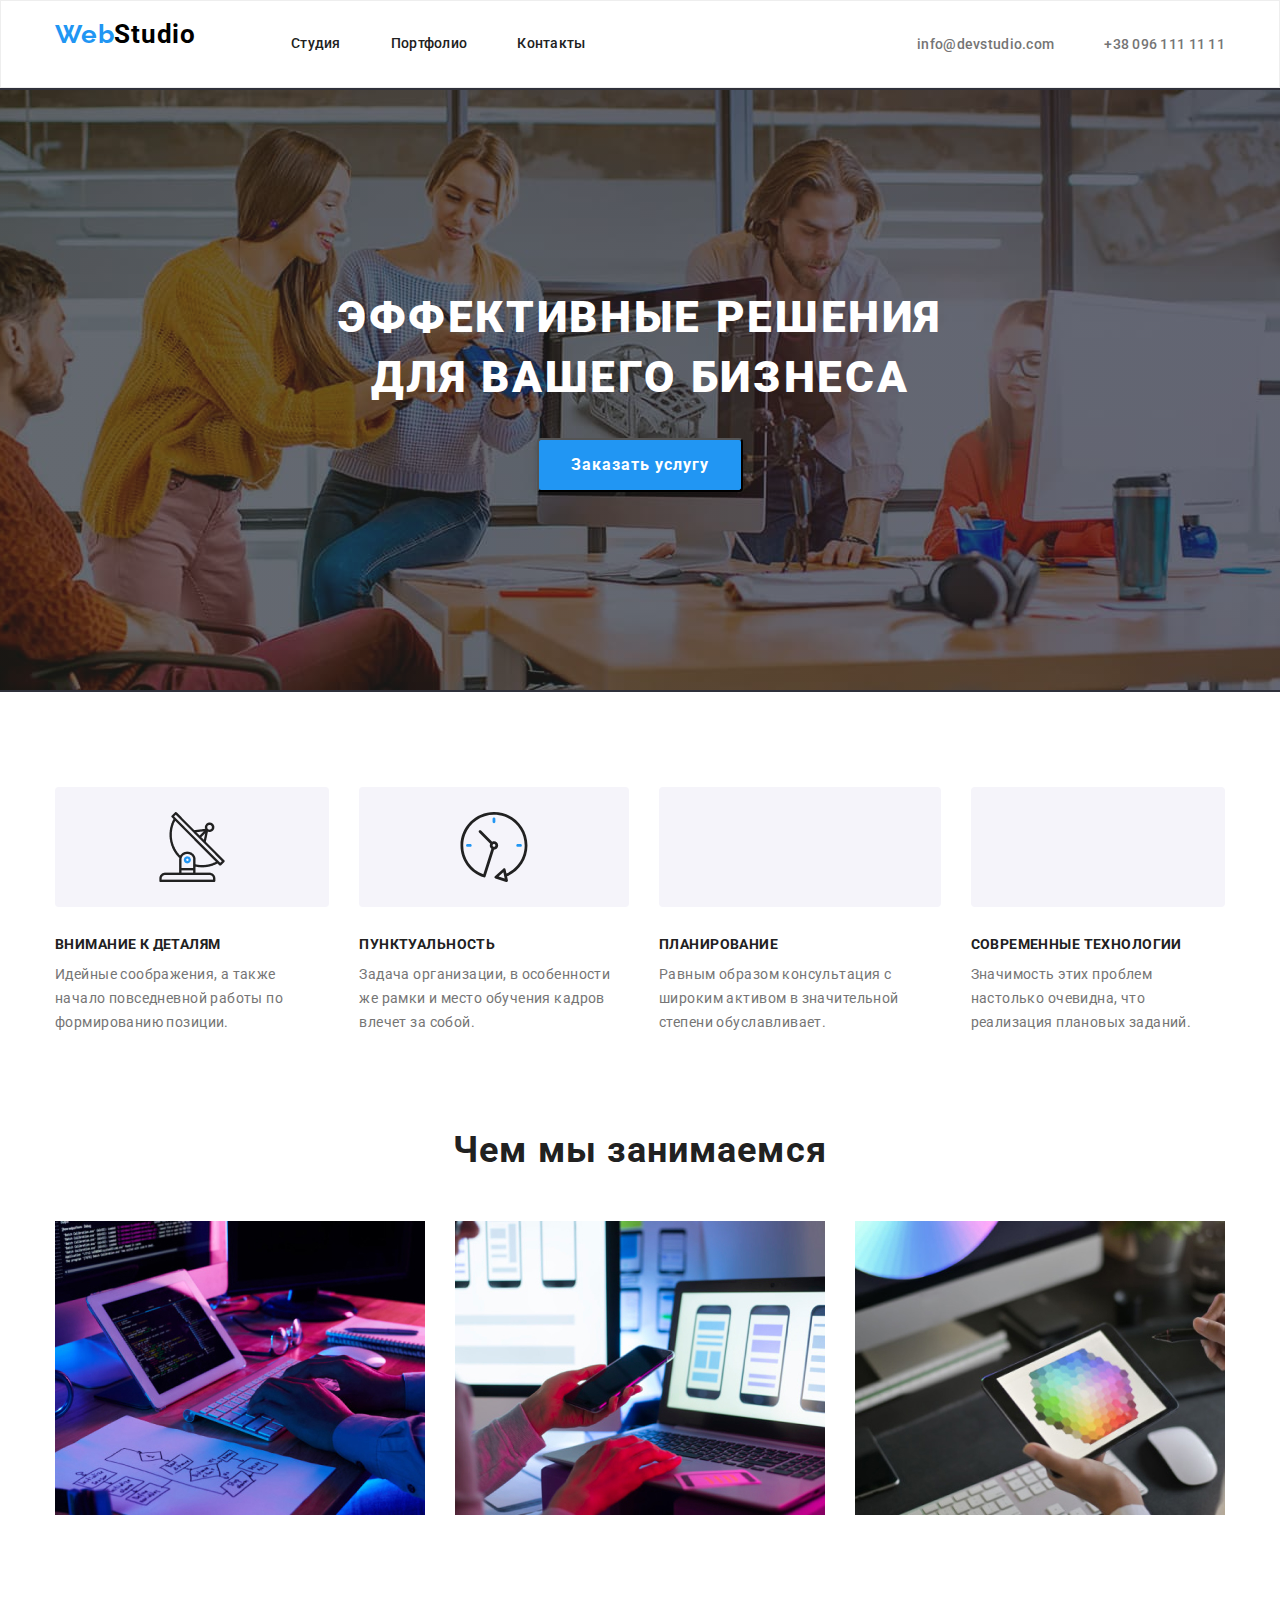
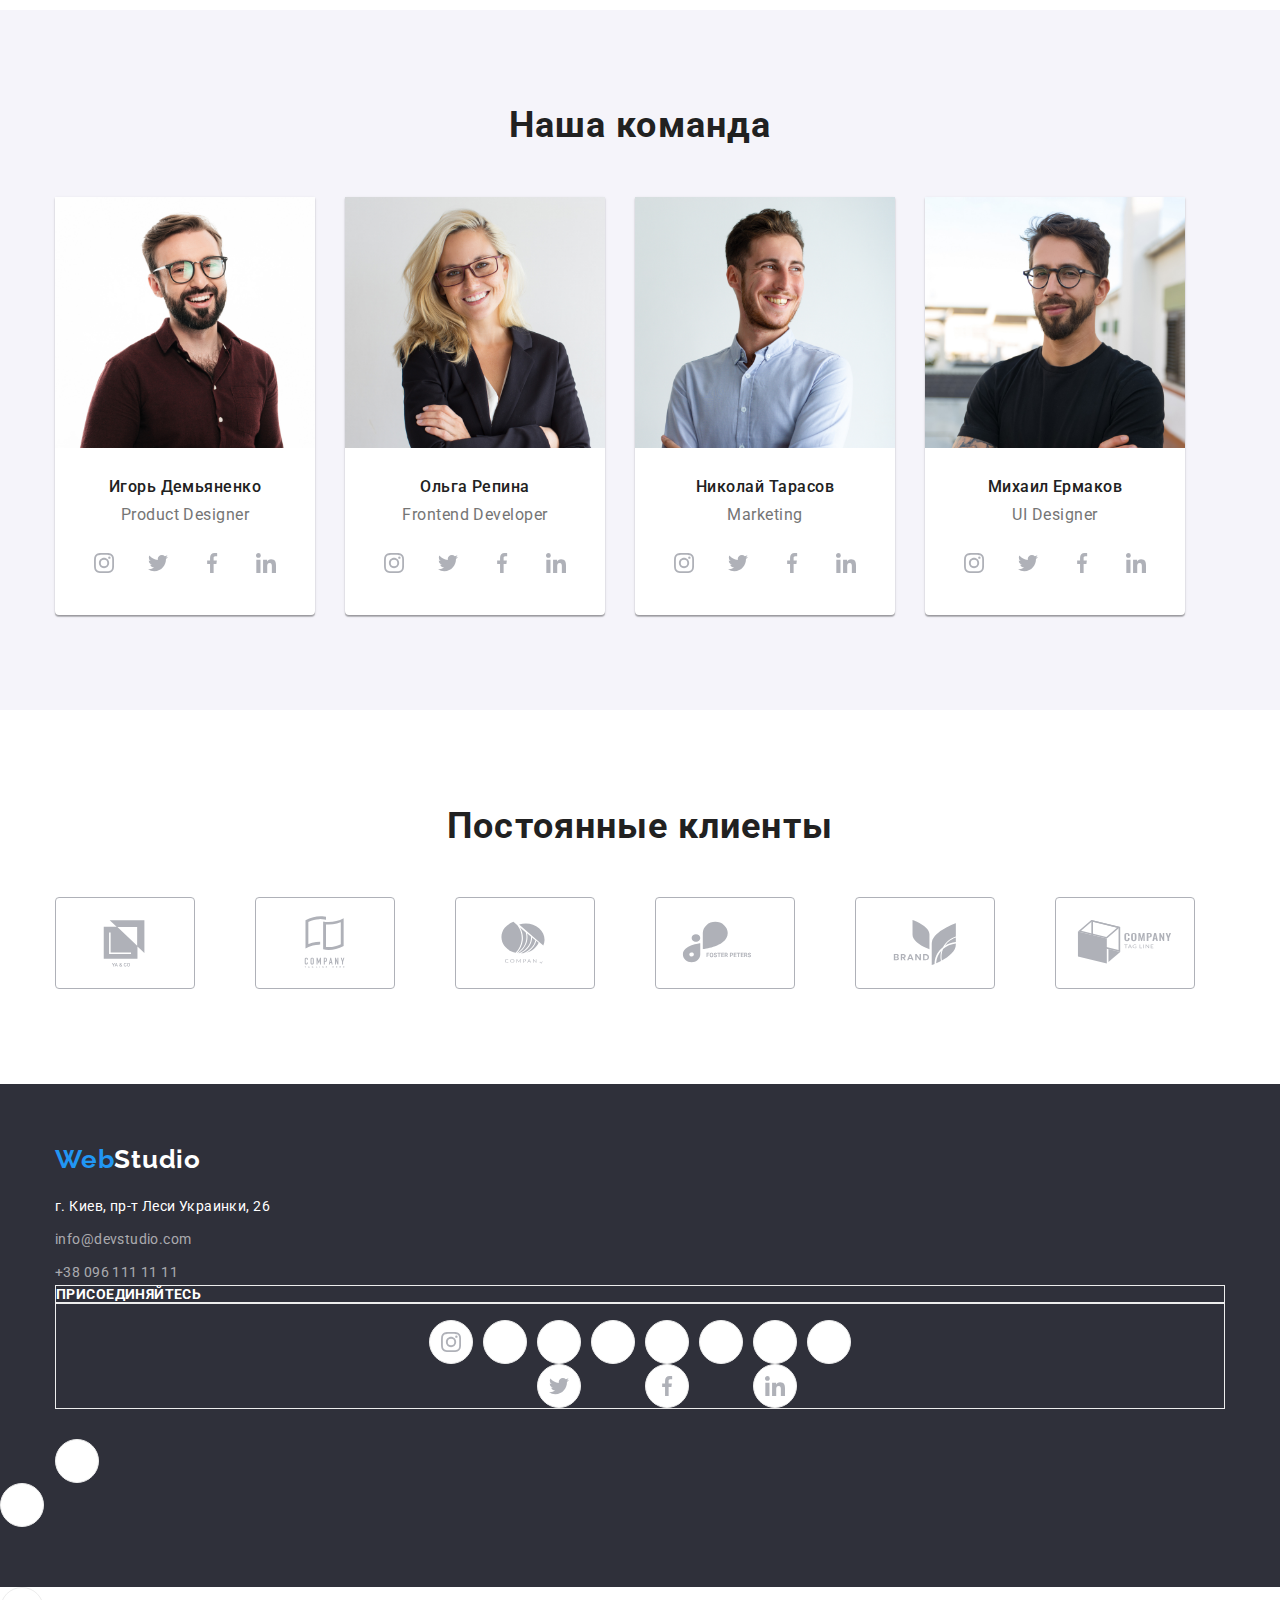
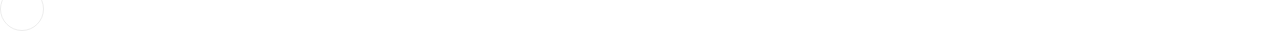
<file: index.html>
<!DOCTYPE html>
<html lang="en">
  <head>
    <meta charset="UTF-8" />
    <meta http-equiv="X-UA-Compatible" content="IE=edge" />
    <meta name="viewport" content="width=device-width, initial-scale=1.0" />
    <title>WebStudio</title>
    <!-- шрифты -->
    <link
      href="https://fonts.googleapis.com/css2?family=Raleway:wght@700;900&family=Roboto:wght@400;500;700&display=swap"
      rel="stylesheet"
    />
    <!-- нормализация -->
    <link
      rel="stylesheet"
      href="https://cdnjs.cloudflare.com/ajax/libs/modern-normalize/1.0.0/modern-normalize.min.css"
    />
    <link rel="stylesheet" href="./css/style.css" />
    <link rel="preconnect" href="https://fonts.googleapis.com" />
    <link rel="preconnect" href="https://fonts.gstatic.com" crossorigin />
  </head>
  <body>
    <header class="header">
    <div class="container container-nav">
      <nav class="header-nav">
        <a class="logo" href="./index.html">
          <span class="span-logo">Web</span>Studio
        </a>
        <ul class="header-list list">
          <li class="header-item">
            <a href="./index.html" class="header-link">Студия</a>
          </li>
          <li class="header-item">
            <a href="./portfolio.html" class="header-link">Портфолио</a>
          </li>
          <li class="header-item">
            <a href="" class="header-link">Контакты</a>
          </li>
        </ul>
      </nav>
        <ul class="header-contact list">
          <li class="header-item">
            <a href="mailto:info@devstudio.com" class="header-mail"
              >info@devstudio.com</a
            >
          </li>
          <li class="header-item">
            <a href="tel:+380961111111" class="header-mail"
            >+38 096 111 11 11</a>
          </li>
        </ul>
      </div>
    </header>
    <!--Основной контент-->
    <main>
      <!--Герой-->
        <section class="hero">
          <div class="container hero-imag">
            <h1 class="hero-title">Эффективные решения для вашего бизнеса</h1>
            <button class="hero-but">Заказать услугу</button>
            </div>
        </section>
      </div>

      <!--Шапка сайта-->
      <section class="benefits">
        <div class="container">
          <ul class="benefits-list list">
            <li class="benefits-item icon-antena">
              <h2 class="benefits-title">Внимание к деталям</h2>
              <p class="benefits-text">
                Идейные соображения, а также начало повседневной работы по
                формированию позиции.
              </p>
            </li>
            <li class="benefits-item icon-clok">
              <h2 class="benefits-title">Пунктуальность</h2>
              <p class="benefits-text">
                Задача организации, в особенности же рамки и место обучения
                кадров влечет за собой.
              </p>
            </li>
            <li class="benefits-item">
              <h2 class="benefits-title">Планирование</h2>
              <p class="benefits-text">
                Равным образом консультация с широким активом в значительной
                степени обуславливает.
              </p>
            </li>
            <li class="benefits-item">
              <h2 class="benefits-title">Современные технологии</h2>
              <p class="benefits-text">
                Значимость этих проблем настолько очевидна, что реализация
                плановых заданий.
              </p>
            </li>
          </ul>
        </div>
      </section>
      <!--Чем мы занимаемся-->
      <section class="work">
        <div class="container">
        <h2 class="work-title">Чем мы занимаемся</h2>
        <ul class="work-list list">
          <li class="work-item">
            <img src="imag/occupation_one.jpg" alt="" width="370" />
          </li>
          <li class="work-item">
            <img src="imag/occupation_two.jpg" alt="" width="370" />
          </li>
          <li class="work-item">
            <img src="imag/occupation_three.jpg" alt="" width="370" />
          </li>
        </ul>
        </div>
      </section>
      <!--Наша команда-->
      <section class="team">
        <div class="container">
        <h2 class="team-title">Наша команда</h2>
        <ul class="team-list list">
          <li class="team-item">
            <img src="imag/Igor.jpg" alt="Игорь Демьяненко" width="260" />
            <h3 class="team-title-name">Игорь Демьяненко</h3>
            <p class="team-text">Product Designer</p>
            <ul class="team-soc list">
              <li class="team-soc-item">
                <a href="" class="item-soc-link link">
                  <svg class="item-soc-icon" width="20" height="20">
                    <use href="./imag/symbol-defs.svg#icon-instagram"></use>
                  </svg>
                </a></li>
              <li class="team-soc-item">
                <a href="" class="item-soc-link link">
                  <svg class="item-soc-icon" width="20" height="20">
                    <use href="./imag/symbol-defs.svg#icon-twitter"></use>
                  </svg>
                </a></li>
              <li class="team-soc-item">
                <a href="" class="item-soc-link link">
                  <svg class="item-soc-icon" width="20" height="20">
                    <use href="./imag/symbol-defs.svg#icon-facebook"></use>
                  </svg>
                </a></li>
              <li class="team-soc-item">
                <a href="" class="item-soc-link link">
                  <svg class="item-soc-icon" width="20" height="20">
                    <use href="./imag/symbol-defs.svg#icon-linkedin"></use>
                  </svg>

                </a></li>
            </ul>
          </li>
          <li class="team-item">
            <img src="imag/olga.jpg" alt="Ольга Репина" width="260" />
            <h3 class="team-title-name">Ольга Репина</h3>
            <p class="team-text">Frontend Developer</p>
            <ul class="team-soc list">
              <li class="team-soc-item">
                <a href="" class="item-soc-link link">
                  <svg class="item-soc-icon" width="20" height="20">
                    <use href="./imag/symbol-defs.svg#icon-instagram"></use>
                  </svg>
                </a></li>
              <li class="team-soc-item">
                <a href="" class="item-soc-link link">
                  <svg class="item-soc-icon" width="20" height="20">
                    <use href="./imag/symbol-defs.svg#icon-twitter"></use>
                  </svg>
                </a></li>
              <li class="team-soc-item">
                <a href="" class="item-soc-link link">
                  <svg class="item-soc-icon" width="20" height="20">
                    <use href="./imag/symbol-defs.svg#icon-facebook"></use>
                  </svg>
                </a></li>
              <li class="team-soc-item">
                <a href="" class="item-soc-link link">
                  <svg class="item-soc-icon" width="20" height="20">
                    <use href="./imag/symbol-defs.svg#icon-linkedin"></use>
                  </svg>

                </a></li>
            </ul>
          </li>
          <li class="team-item">
            <img src="imag/nicolai.jpg" alt="Николай Тарасов" width="260" />
            <h3 class="team-title-name">Николай Тарасов</h3>
            <p class="team-text">Marketing</p>
            <ul class="team-soc list">
              <li class="team-soc-item">
                <a href="" class="item-soc-link link">
                  <svg class="item-soc-icon" width="20" height="20">
                    <use href="./imag/symbol-defs.svg#icon-instagram"></use>
                  </svg>
                </a></li>
              <li class="team-soc-item">
                <a href="" class="item-soc-link link">
                  <svg class="item-soc-icon" width="20" height="20">
                    <use href="./imag/symbol-defs.svg#icon-twitter"></use>
                  </svg>
                </a></li>
              <li class="team-soc-item">
                <a href="" class="item-soc-link link">
                  <svg class="item-soc-icon" width="20" height="20">
                    <use href="./imag/symbol-defs.svg#icon-facebook"></use>
                  </svg>
                </a></li>
              <li class="team-soc-item">
                <a href="" class="item-soc-link link">
                  <svg class="item-soc-icon" width="20" height="20">
                    <use href="./imag/symbol-defs.svg#icon-linkedin"></use>
                  </svg>

                </a></li>
            </ul>
          </li>
          <li class="team-item">
            <img src="imag/mihail.jpg" alt="Михаил Ермаков" width="260" />
            <h3 class="team-title-name">Михаил Ермаков</h3>
            <p class="team-text">UI Designer</p>
            <ul class="team-soc list">
              <li class="team-soc-item">
                <a href="" class="item-soc-link link">
                  <svg class="item-soc-icon" width="20" height="20">
                    <use href="./imag/symbol-defs.svg#icon-instagram"></use>
                  </svg>
                </a></li>
              <li class="team-soc-item">
                <a href="" class="item-soc-link link">
                  <svg class="item-soc-icon" width="20" height="20">
                    <use href="./imag/symbol-defs.svg#icon-twitter"></use>
                  </svg>
                </a></li>
              <li class="team-soc-item">
                <a href="" class="item-soc-link link">
                  <svg class="item-soc-icon" width="20" height="20">
                    <use href="./imag/symbol-defs.svg#icon-facebook"></use>
                  </svg>
                </a></li>
              <li class="team-soc-item">
                <a href="" class="item-soc-link link">
                  <svg class="item-soc-icon" width="20" height="20">
                    <use href="./imag/symbol-defs.svg#icon-linkedin"></use>
                  </svg>

                </a></li>
            </ul>
          </li>
        </ul>
        </div>
      </section>
      <!-- постоянные клиенты -->
      <section class="clients">
        <div class="container">
          <h2 class="clients-title">Постоянные клиенты</h2>
          <ul class="clients-list list">
            <li class="clients-item">
              <a href="" class="clients-link link">
                  <svg class="cliens-icon" width="106" height="60">
                    <use href="./imag/symbol-defs.svg#icon-compani-YA-GO"></use>
                  </svg>
            </li>
            <li class="clients-item">
              <a href="" class="clients-link link">
                  <svg class="cliens-icon" width="106" height="60">
                    <use href="./imag/symbol-defs.svg#icon-compani-tagline-her"></use>
                  </svg>
            </li>
            <li class="clients-item">
              <a href="" class="clients-link link">
                  <svg class="cliens-icon" width="106" height="60">
                    <use href="./imag/symbol-defs.svg#icon-compani"></use>
                  </svg>
            </li>
                        <li class="clients-item">
              <a href="" class="clients-link link">
                  <svg class="cliens-icon" width="106" height="60">
                    <use href="./imag/symbol-defs.svg#icon-compani-foster"></use>
                  </svg>
            </li>
                        <li class="clients-item">
              <a href="" class="clients-link link">
                  <svg class="cliens-icon" width="106" height="60">
                    <use href="./imag/symbol-defs.svg#icon-brand"></use>
                  </svg>
            </li>
                        <li class="clients-item">
              <a href="" class="clients-link link">
                  <svg class="cliens-icon" width="106" height="60">
                    <use href="./imag/symbol-defs.svg#icon-compani-tagline"></use>
                  </svg>
            </li>

          </ul>
        </div>
      </section>
    </main>
    <!--Подвал-->
    <footer class="footer">
      <div class="container">

        <a class="logo" href="./index.html">
          <span class="span-logo">Web</span
          ><span class="span-studio">Studio</span>
        </a>

        <address class="adres">
          <ul class="footer-list list">
            <li class="footer-item">
              <a class="adres-gps" href="https://goo.gl/maps/ThywqEjot6tUFqHi9"
                >г. Киев, пр-т Леси Украинки, 26</a
              >
            </li>
            <li class="footer-item">
              <a
                class="adres-text"
                href="mailto:info@devstudio.com"
                class="footer-link"
                >info@devstudio.com</a
              >
            </li>
            <li class="footer-item">
              <a class="adres-text" href="tel:+380961111111" class="footer-link"
                >+38 096 111 11 11</a
              >
            </li>
          </ul>
        </address>


        <h2 class="join">присоединяйтесь</h2>

        <ul class="join-list list">
          <li class="join-item">
            <a href="" class="join-soc-link">
              <svg class="join-soc-icon" width="20" height="20">
              <use href="./imag/symbol-defs.svg#icon-instagram"></use>
              </svg>
          </li>
          <li class="join-item">
            <a href="" class="join-soc-link">
                  <svg class="join-soc-icon" width="20" height="20">
                    <use href="./imag/symbol-defs.svg#icon-twitter"></use>
                  </svg>
          </li>
          <li class="join-item">
            <a href="" class="join-soc-link">
                  <svg class="join-soc-icon" width="20" height="20">
                    <use href="./imag/symbol-defs.svg#icon-facebook"></use>
                  </svg>
          </li>
          <li class="join-item">
            <a href="" class="join-soc-link">
                  <svg class="join-soc-icon" width="20" height="20">
                    <use href="./imag/symbol-defs.svg#icon-linkedin"></use>
                  </svg>
          </li>
          
        </ul>
      </div>
    </footer>
  </body>
</html>
</file>
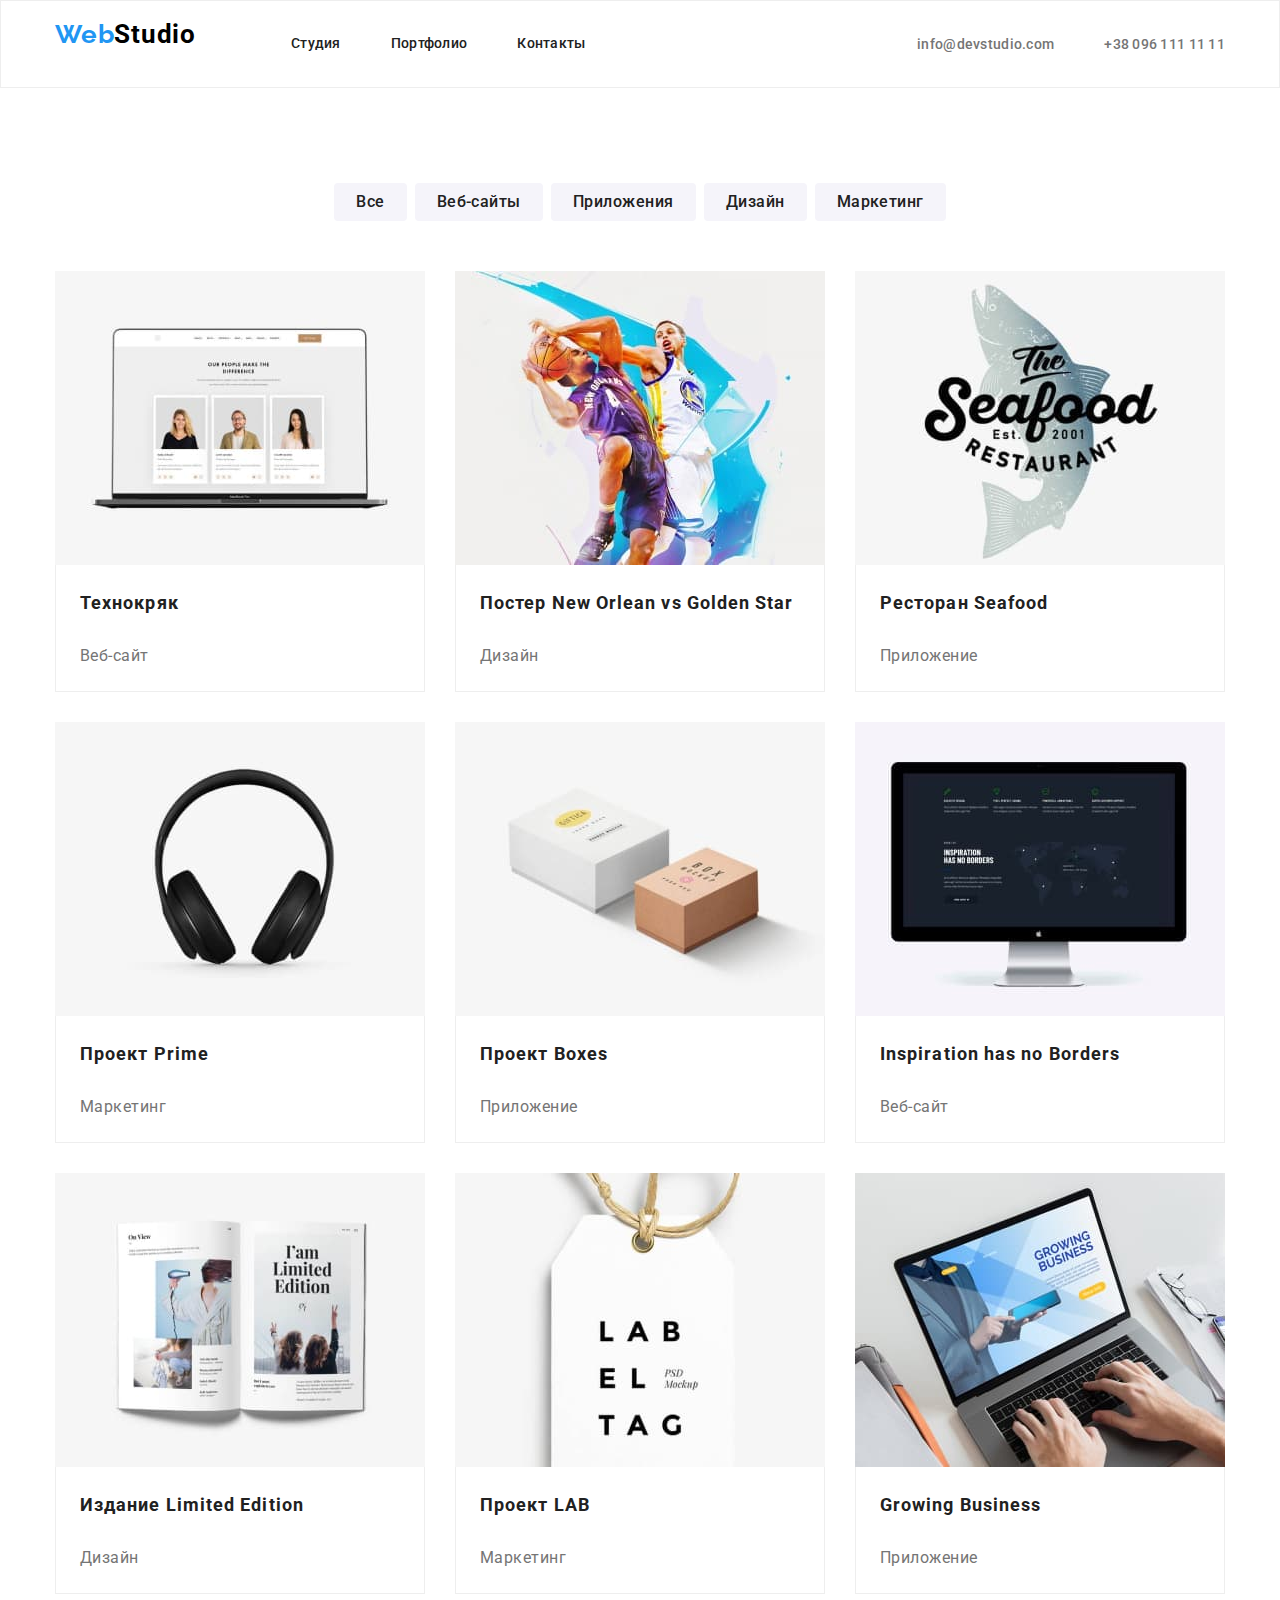
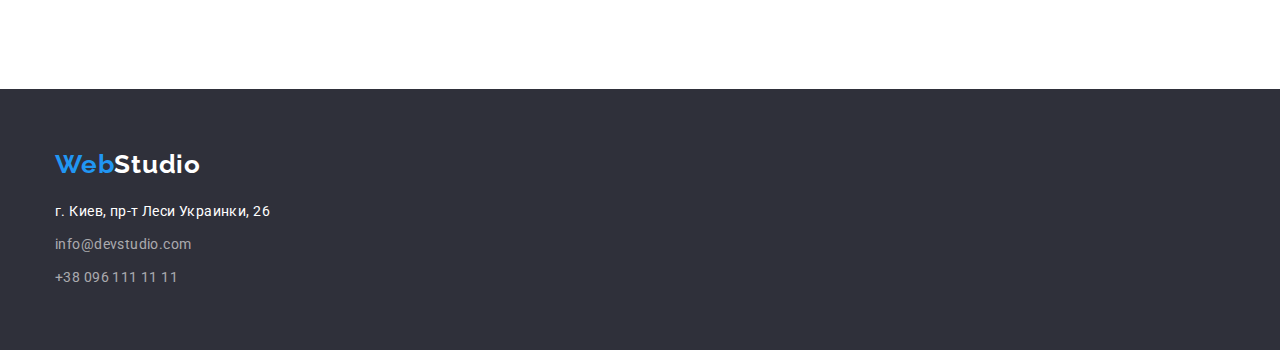
<file: portfolio.html>
<!DOCTYPE html>
<html lang="ru">
  <head>
    <meta charset="UTF-8" />
    <meta http-equiv="X-UA-Compatible" content="IE=edge" />
    <meta name="viewport" content="width=device-width, initial-scale=1.0" />
    <title>WebStudio</title>
    <!-- шрифты -->
    <link
      href="https://fonts.googleapis.com/css2?family=Raleway:wght@700;900&family=Roboto:wght@400;500;700&display=swap"
      rel="stylesheet"
    />
    <!-- нормализация -->
    <link
      rel="stylesheet"
      href="https://cdnjs.cloudflare.com/ajax/libs/modern-normalize/1.0.0/modern-normalize.min.css"
    />
    <link rel="stylesheet" href="./css/style.css" />
    <link rel="preconnect" href="https://fonts.googleapis.com" />
    <link rel="preconnect" href="https://fonts.gstatic.com" crossorigin />
  </head>
  <body>
    <header class="header">
      <div class="container container-nav">
        <nav class="header-nav">
          <a class="logo" href="./index.html">
            <span class="span-logo">Web</span>Studio
          </a>
          <ul class="header-list list">
            <li class="header-item">
              <a href="./index.html" class="header-link">Студия</a>
            </li>
            <li class="header-item">
              <a href="" class="header-link">Портфолио</a>
            </li>
            <li class="header-item">
              <a href="" class="header-link">Контакты</a>
            </li>
          </ul>
        </nav>
        <ul class="header-contact list">
          <li class="header-item">
            <a href="mailto:info@devstudio.com" class="header-mail"
              >info@devstudio.com</a
            >
          </li>
          <li class="header-item">
            <a href="tel:+380961111111" class="header-mail"
              >+38 096 111 11 11</a
            >
          </li>
        </ul>
      </div>
    </header>

    <!--Портфолио-->
    <h1 class="portf-non">Портфолио</h1>
    <section class="portfolio">
      <div class="container">
        <ul class="list-nav list">
          <li class="list-nav__item">
            <button type="button" class="list-nav__btn">Все</button>
          </li>
          <li class="list-nav__item">
            <button type="button" class="list-nav__btn">Веб-сайты</button>
          </li>
          <li class="list-nav__item">
            <button type="button" class="list-nav__btn">Приложения</button>
          </li>
          <li class="list-nav__item">
            <button type="button" class="list-nav__btn">Дизайн</button>
          </li>
          <li class="list-nav__item">
            <button type="button" class="list-nav__btn">Маркетинг</button>
          </li>
        </ul>
        <ul class="portfolio-list list">
          <li class="portfolio-item">
            <img
              src="imag/tehnopark.jpg"
              alt="Вебсайт"
              width="370"
              height="294"
            />
            <div class="portfolio-naim">
              <h2 class="portfolio-title">Технокряк</h2>
              <p class="portfolio-text">Веб-сайт</p>
            </div>
          </li>

          <li class="portfolio-item">
            <img
              src="imag/poster-new-orlean.jpg"
              alt="Постер нового орлеана"
              width="370"
              height="294"
            />
            <div class="portfolio-naim">
              <h2 class="portfolio-title">Постер New Orlean vs Golden Star</h2>
              <p class="portfolio-text">Дизайн</p>
            </div>
          </li>

          <li class="portfolio-item">
            <img
              src="imag/restoran.jpg"
              alt="Приложение ресторана"
              width="370"
              height="294"
            />
            <div class="portfolio-naim">
              <h2 class="portfolio-title">Ресторан Seafood</h2>
              <p class="portfolio-text">Приложение</p>
            </div>
          </li>

          <li class="portfolio-item">
            <img
              src="imag/project-prime.jpg"
              alt=" проект прайм"
              width="370"
              height="294"
            />
            <div class="portfolio-naim">
              <h2 class="portfolio-title">Проект Prime</h2>
              <p class="portfolio-text">Маркетинг</p>
            </div>
          </li>

          <li class="portfolio-item">
            <img
              src="imag/project-boxes.jpg"
              alt="Проек коробки"
              width="370"
              height="294"
            />
            <div class="portfolio-naim">
              <h2 class="portfolio-title">Проект Boxes</h2>
              <p class="portfolio-text">Приложение</p>
            </div>
          </li>

          <li class="portfolio-item">
            <img
              src="imag/borders.jpg"
              alt="Сайт Вдохновение не имеет границ"
              width="370"
              height="294"
            />
            <div class="portfolio-naim">
              <h2 class="portfolio-title">Inspiration has no Borders</h2>
              <p class="portfolio-text">Веб-сайт</p>
            </div>
          </li>

          <li class="portfolio-item">
            <img
              src="imag/limited-edition.jpg"
              alt="Издание книги"
              width="370"
              height="294"
            />
            <div class="portfolio-naim">
              <h2 class="portfolio-title">Издание Limited Edition</h2>
              <p class="portfolio-text">Дизайн</p>
            </div>
          </li>

          <li class="portfolio-item">
            <img src="imag/lab.jpg" alt="проект" width="370" height="294" />
            <div class="portfolio-naim">
              <h2 class="portfolio-title">Проект LAB</h2>
              <p class="portfolio-text">Маркетинг</p>
            </div>
          </li>

          <li class="portfolio-item">
            <img
              src="imag/groving.jpg"
              alt="Растущий бизнес"
              width="370"
              height="294"
            />
            <div class="portfolio-naim">
              <h2 class="portfolio-title">Growing Business</h2>
              <p class="portfolio-text">Приложение</p>
            </div>
          </li>
        </ul>
      </div>
    </section>

    <footer class="footer">
      <div class="container">
        <a class="logo" href="./index.html">
          <span class="span-logo">Web</span
          ><span class="span-studio">Studio</span>
        </a>
        <address class="adres">
          <ul class="footer-list list">
            <li class="footer-item">
              <a class="adres-gps" href="https://goo.gl/maps/ThywqEjot6tUFqHi9"
                >г. Киев, пр-т Леси Украинки, 26</a
              >
            </li>
            <li class="footer-item">
              <a
                class="adres-text"
                href="mailto:info@devstudio.com"
                class="footer-link"
                >info@devstudio.com</a
              >
            </li>
            <li class="footer-item">
              <a class="adres-text" href="tel:+380961111111" class="footer-link"
                >+38 096 111 11 11</a
              >
            </li>
          </ul>
        </address>
      </div>
    </footer>
  </body>
</html>
</file>
<file: css/style.css>
html {
  box-sizing: border-box;
}
*.,
*::before,
*::after {
  box-sizing: inherit;
}
body {
  margin: 0;
  font-family: 'Raleway', sans-serif;

  font-family: 'Roboto', sans-serif;
  background: #ffffff;
}
h1,
h2,
h3,
h4,
h5,
h6,
p {
  margin: 0;
}
img {
  display: block;
  min-width: 100%;
  height: auto;
}

ul {
  margin: 0;
  padding: 0;
  list-style: 0;
}

a {
  text-decoration: none;
}

address {
  font-style: normal;
}
/* Скидівание точекв в li */
.list {
  list-style: none;
}
.container {
  width: 1200px;
  padding-right: 15px;
  padding-left: 15px;
  margin-right: auto;
  margin-left: auto;
}

/* heder */
.header {
  background-color: #ffffff;
  border: 1px solid #eeeeee;
}

.container-nav {
  display: flex;
  align-items: center;
  /* margin-bottom: 95px; */
}

/* Логотип */
.span-logo {
  font-family: 'Raleway';
  font-style: normal;
  font-weight: 700;
  font-size: 26px;
  line-height: 1.19;
  letter-spacing: 0.03em;
  color: #2196f3;
}

.logo {
  font-weight: 700;
  font-size: 26px;
  line-height: 1.19;
  letter-spacing: 0.03em;
  color: #000000;
}

.span-logo,
.logo {
  text-decoration: none;
}

.header-list .header-item + .header-item {
  margin-left: 50px;
}

.header-nav {
  display: flex;
  align-items: center;
}

.header-list {
  display: flex;
  margin-left: 95px;
}
.header-contact {
  display: flex;
  margin-left: auto;
}

.header-contact .header-item:not(:last-child) {
  margin-right: 50px;
}
.logo:hover {
}

/* header ссылки */

.header-link {
  display: block;
  padding-top: 35px;
  padding-bottom: 35px;
  text-decoration: none;
  color: #212121;
  font-weight: 500;
  font-size: 14px;
  line-height: 1.14;
  letter-spacing: 0.02em;
  cursor: pointer;
}
/* header емеил и тел */

.header-mail {
  font-style: normal;
  font-weight: 500;
  font-size: 14px;
  line-height: 1.14;
  letter-spacing: 0.02em;
  color: #757575;
  padding-top: 35px;
  padding-bottom: 35px;
}

/* Эфект ховер навидение */

.header-link:hover,
.header-link:focus {
  font-weight: 500;
  font-size: 14px;
  line-height: 1.14;
  letter-spacing: 0.02em;
  color: #2196f3;
}

.header-mail:hover {
  font-weight: 500;
  font-size: 14px;
  line-height: 1.14;
  letter-spacing: 0.02em;
  color: #2196f3;
}

/* Герой */

.hero-title {
  font-weight: 900;
  font-size: 44px;
  line-height: 1.36;
  text-align: center;
  letter-spacing: 0.06em;
  text-transform: uppercase;
  color: #ffffff;
  width: 700px;
  margin: 0 auto;
  margin-bottom: 30px;
}
.hero {
  padding: 200px 0;
  background-color: #2f303a;
  background-image: linear-gradient(
      to right,
      rgba(49, 58, 47, 0.4),
      rgba(47, 48, 58, 0.4)
    ),
    url(../imag/Img-hero.jpg);
  /* background-image: url(../imag/Img-Overlay.png), url(../imag/Img-hero.jpg); */
  background-repeat: no-repeat;
  background-position: center;
  /* background-size: cover; */
  /* min-width: 1600px; */
  background-size: 1600px 600px;
}

.hero-but {
  border-radius: 4px;
  padding: 10px 32px;
  font-weight: 700;
  font-size: 16px;
  line-height: 1.88;
  align-items: center;
  text-align: center;
  letter-spacing: 0.06em;
  color: #ffffff;
  background: #2196f3;
  box-shadow: 0px 4px 4px rgba(0, 0, 0, 0.15);
  cursor: pointer;
  margin: 0 auto;
  display: block;
}
.hero-but:hover {
  color: #2196f3;
  background-color: #ffffff;
}

/* Шапка сайта */
.benefits {
  padding-bottom: 95px;
  padding-top: 95px;
}
.benefits-list {
  display: flex;
}
/* не работает не понимаю почему перебивает content */

.benefits-item::before {
  display: block;
  content: '';
  height: 120px;
  margin-bottom: 30px;
  /* background-image: url(../imag/antenna.png); */
  background-repeat: no-repeat;
  background-position: center;
  background-color: #f5f4fa;
  border-radius: 4px;
}
.icon-antena::before {
  background-image: url(../imag/antenna.png);
}
.icon-clok::before {
  background-image: url(../imag/clock\ 1.svg);
}
.benefits-item {
  margin-right: 30px;
}
.benefits-item:last-child {
  margin-right: 0px;
}

.benefits-title {
  font-weight: 700;
  font-size: 14px;
  line-height: 1.14;
  letter-spacing: 0.03em;
  text-transform: uppercase;
  color: #212121;
  margin-bottom: 10px;
}

.benefits-text {
  font-weight: 400;
  font-size: 14px;
  line-height: 1.71;
  letter-spacing: 0.03em;
  color: #757575;
}

/* Чем мы занимаемся */
.work {
  padding-bottom: 95px;
}
.work-title {
  font-weight: 700;
  font-size: 36px;
  line-height: 42px;
  text-align: center;
  letter-spacing: 0.03em;
  color: #212121;
  margin-bottom: 50px;
}

.work-list {
  display: flex;
  gap: 30px;
}
.work-item {
  width: calc((100% - 60px) / 3);
  max-width: 100%;
  height: auto;
}
/* .work-list .work-item:not(:last-child) {
  margin-right: 30px; 
} */

/* Наша команда */
.team {
  background: #f5f4fa;
  padding-bottom: 95px;
  padding-top: 95px;
}

.team-title {
  font-weight: 700;
  font-size: 36px;
  line-height: 1.16;
  text-align: center;
  letter-spacing: 0.03em;
  color: #212121;
  margin-bottom: 50px;
}

.team-list {
  display: flex;
  gap: 30px;
}
.team-item {
  background: #ffffff;
  box-shadow: 0px 1px 3px rgba(0, 0, 0, 0.12), 0px 1px 1px rgba(0, 0, 0, 0.14),
    0px 2px 1px rgba(0, 0, 0, 0.2);
  border-radius: 0px 0px 4px 4px;
}

.team-title-name {
  font-weight: 500;
  font-size: 16px;
  line-height: 1.18;
  text-align: center;
  letter-spacing: 0.03em;
  color: #212121;
  text-align: center;
  padding-top: 30px;
  margin-bottom: 10px;
}

.team-text {
  font-weight: 400;
  font-size: 16px;
  line-height: 1.18;
  text-align: center;
  letter-spacing: 0.03em;
  color: #757575;
  /* padding-bottom: 30px; */
  /* margin-bottom: 30px; */
}
.team-soc {
  display: flex;
  justify-content: center;
  gap: 10px;
  padding-top: 16px;
  margin-bottom: 30px;
}

.item-soc-link {
  width: 44px;
  height: 44px;
  border-radius: 50%;
  background-color: #ffffff;
  display: flex;
  align-items: center;
  justify-content: center;

  fill: #afb1b8;
}
.item-soc-link:hover,
.item-soc-link:focus {
  background-color: #2196f3;
  fill: #ffffff;
}
/* <!-- постоянные клиенты --> */
.clients {
  background: #ffffff;
  padding-bottom: 95px;
  padding-top: 95px;
}
.clients-title {
  font-weight: 700;
  font-size: 36px;
  line-height: 42px;
  margin-bottom: 50px;
  text-align: center;
  letter-spacing: 0.03em;
  color: #212121;
}
.clients-list {
  display: flex;
  gap: 30px;
  justify-content: center;
}
.clients-item {
  display: flex;
  justify-content: center;
  width: 170px;
  height: 92px;
  border: 1px solid #afb1b8;
  border-radius: 4px;
}
.clients-link {
  display: flex;
  align-items: center;
  justify-content: center;
  background-color: #ffffff;
  fill: #afb1b8;
}
.clients-link:hover,
.clients-link:focus {
  fill: #2196f3;
}

/* Подвал */
.footer {
  background: #2f303a;
  padding-top: 60px;
  padding-bottom: 60px;
}

.logo {
  display: block;
  margin-bottom: 20px;
}
.span-studio {
  font-family: 'Raleway';
  font-weight: 700;
  font-size: 26px;
  line-height: 31px;
  letter-spacing: 0.03em;
  color: #ffffff;
}

.footer-item {
  margin-bottom: 9px;
}
.footer-item:last-child {
  margin-bottom: 0px;
}
.adres-gps {
  font-style: normal;
  font-weight: 400;
  font-size: 14px;
  line-height: 1.71;
  letter-spacing: 0.03em;
  color: #ffffff;
  text-decoration: none;
}

.adres-text {
  font-style: normal;
  font-weight: 400;
  font-size: 14px;
  line-height: 1.71;
  letter-spacing: 0.03em;
  color: rgba(255, 255, 255, 0.6);
}

.adres-gps:hover,
.adres-text:hover {
  color: #2196f3;
}
/* присоиденяйтесь */
.join {
  font-weight: 700;
  font-size: 14px;
  line-height: 0, 87;
  letter-spacing: 0.03em;
  text-transform: uppercase;
  color: #ffffff;

  border: 1px solid #ededed;
}
.join-list {
  display: flex;
  justify-content: center;
  gap: 10px;
  padding-top: 16px;
  margin-bottom: 30px;
  border: 1px solid #ededed;
}
.join-item {
}
.join-soc-link {
  display: flex;
  width: 44px;
  height: 44px;
  border-radius: 50%;
  background-color: #ffffff;
  align-items: center;
  justify-content: center;
  border: 1px solid #ededed;
  fill: #afb1b8;
}
.join-soc-link:hover,
.join-soc-link:focus {
  background-color: #2196f3;
  fill: #ffffff;
}

/* портфолио */

.portfolio {
  padding-top: 95px;
  padding-bottom: 95px;
}
.list-nav {
  display: flex;
  justify-content: center;
  margin-bottom: 50px;
}

.portf-non {
  display: none;
}

.list-nav__btn {
  border: 0;
  font-weight: 500;
  font-size: 16px;
  line-height: 1.62;
  text-align: center;
  letter-spacing: 0.03em;
  background-color: #f5f4fa;
  color: #212121;
  cursor: pointer;
  border-radius: 4px;
  padding: 6px 22px;
}

.list-nav .list-nav__item:not(:last-child) {
  margin-right: 8px;
}

.list-nav__btn:hover,
.list-nav__btn:focus {
  background-color: #2196f3;
  color: #ffffff;
}

.portfolio-list {
  display: flex;
  flex-wrap: wrap;
  padding: 0;
  list-style: none;
  margin: -15px;
}

.portfolio-item {
  width: 370px;
  margin: 15px;
}
.portfolio-naim {
  padding: 20px 24px;
  border-bottom: 1px solid #eeeeee;
  border-left: 1px solid #eeeeee;
  border-right: 1px solid #eeeeee;
}
.portfolio-title {
  font-weight: 700;
  font-size: 18px;
  line-height: 2;
  letter-spacing: 0.06em;
  color: #212121;
  margin-bottom: 20px;
}

.portfolio-text {
  font-weight: 400;
  font-size: 16px;
  line-height: 1.88;
  letter-spacing: 0.03em;
  color: #757575;
}
</file>
